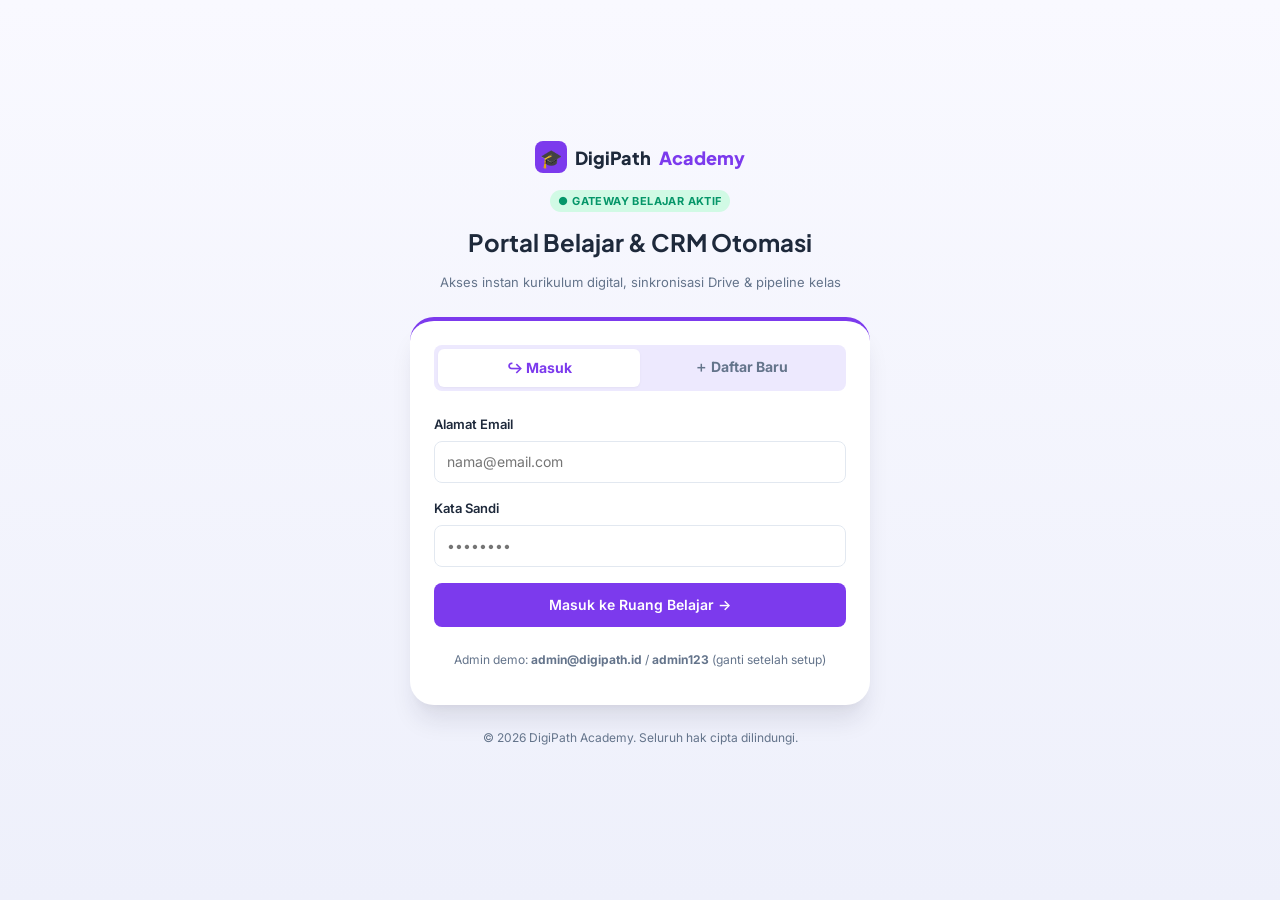
<file: index.html>
<!DOCTYPE html>
<html lang="id">
<head>
<meta charset="UTF-8">
<meta name="viewport" content="width=device-width, initial-scale=1, viewport-fit=cover">
<title>DigiPath Academy — Masuk &amp; Daftar</title>
<link rel="preconnect" href="https://fonts.googleapis.com">
<link href="https://fonts.googleapis.com/css2?family=Plus+Jakarta+Sans:wght@600;700;800&family=Inter:wght@400;500;600&display=swap" rel="stylesheet">
<link rel="stylesheet" href="css/style.css">
<style>
  body{display:flex; align-items:center; justify-content:center; min-height:100vh; background:linear-gradient(180deg,#f9f9ff,#eef0fb); padding:2rem 1rem;}
  .auth-wrap{width:100%; max-width:460px;}
  .auth-header{text-align:center; margin-bottom:1.5rem;}
  .auth-header .brand{justify-content:center; margin-bottom:1rem;}
  .auth-card{background:#fff; border-radius:var(--radius-xl); box-shadow:var(--shadow-3); overflow:hidden; border-top:4px solid var(--primary);}
  .tabs{display:flex; background:var(--primary-light); border-radius:var(--radius-sm); padding:4px; margin:1.5rem 1.5rem 0;}
  .tabs button{flex:1; background:none; border:none; padding:.6rem; border-radius:calc(var(--radius-sm) - 2px); font-weight:700; font-size:14px; color:var(--text-muted);}
  .tabs button.active{background:#fff; color:var(--primary); box-shadow:var(--shadow-1);}
  form{padding:1.5rem;}
  .foot-note{text-align:center; font-size:12px; color:var(--text-muted); margin-top:1.5rem;}
</style>
</head>
<body>
<div id="loading"><div class="spinner"></div><div class="text-sm text-muted">Memproses...</div></div>
<div id="notif"></div>

<div class="auth-wrap">
  <div class="auth-header">
    <div class="brand"><span class="mark">🎓</span>DigiPath <span class="accent">Academy</span></div>
    <span class="pill pill-enrolled">● Gateway Belajar Aktif</span>
    <h1 style="font-size:24px; margin:.75rem 0 .25rem;">Portal Belajar &amp; CRM Otomasi</h1>
    <p class="text-muted text-sm">Akses instan kurikulum digital, sinkronisasi Drive &amp; pipeline kelas</p>
  </div>

  <div class="auth-card">
    <div class="tabs">
      <button id="tabMasuk" class="active" onclick="gantiTab('masuk')">↪ Masuk</button>
      <button id="tabDaftar" onclick="gantiTab('daftar')">＋ Daftar Baru</button>
    </div>

    <form id="formMasuk" onsubmit="return submitMasuk(event)">
      <div class="field">
        <label>Alamat Email</label>
        <input class="input" type="email" id="mEmail" placeholder="nama@email.com" required>
      </div>
      <div class="field">
        <label>Kata Sandi</label>
        <input class="input" type="password" id="mPass" placeholder="••••••••" required>
      </div>
      <button class="btn btn-primary btn-block" type="submit">Masuk ke Ruang Belajar →</button>
      <p class="foot-note">Admin demo: <b>admin@digipath.id</b> / <b>admin123</b> (ganti setelah setup)</p>
    </form>

    <form id="formDaftar" class="hidden" onsubmit="return submitDaftar(event)">
      <div class="field"><label>Nama Lengkap</label><input class="input" id="dNama" required></div>
      <div class="field"><label>Alamat Email</label><input class="input" type="email" id="dEmail" required></div>
      <div class="field"><label>Nomor WhatsApp Aktif</label><input class="input" id="dWa" placeholder="0812-3456-7890" required></div>
      <div class="field"><label>Kata Sandi</label><input class="input" type="password" id="dPass" minlength="6" required></div>
      <button class="btn btn-primary btn-block" type="submit">Daftar &amp; Masuk Ruang Belajar →</button>
    </form>
  </div>
  <p class="foot-note">© 2026 DigiPath Academy. Seluruh hak cipta dilindungi.</p>
</div>

<script src="js/config.js"></script>
<script src="js/api.js"></script>
<script>
  if (Sesi.isLoggedIn) location.href = Sesi.me.peran === 'admin' ? 'admin.html' : 'beranda.html';
  warmUpServer('pub');

  function gantiTab(t) {
    document.getElementById('tabMasuk').classList.toggle('active', t === 'masuk');
    document.getElementById('tabDaftar').classList.toggle('active', t === 'daftar');
    document.getElementById('formMasuk').classList.toggle('hidden', t !== 'masuk');
    document.getElementById('formDaftar').classList.toggle('hidden', t !== 'daftar');
  }

  async function submitMasuk(e) {
    e.preventDefault();
    showLoading(true);
    const res = await api('auth.login', { email: mEmail.value.trim(), password: mPass.value });
    showLoading(false);
    if (!res.success) return showNotif(res.message, 'error');
    Sesi.login(res.data.token, res.data.me);
    showNotif(res.message, 'success');
    location.href = res.data.me.peran === 'admin' ? 'admin.html' : 'beranda.html';
  }

  async function submitDaftar(e) {
    e.preventDefault();
    showLoading(true);
    const res = await api('auth.register', { nama: dNama.value.trim(), email: dEmail.value.trim(), noWa: dWa.value.trim(), password: dPass.value });
    showLoading(false);
    if (!res.success) return showNotif(res.message, 'error');
    Sesi.login(res.data.token, res.data.me);
    showNotif(res.message, 'success');
    location.href = 'beranda.html';
  }
</script>
</body>
</html>
</file>
<file: css/style.css>
/* ============================================================================
   DIGIPATH ACADEMY — style.css
   Token diambil persis dari DESIGN.md (Vanguard Kinetic Education)
   ============================================================================ */
:root{
  --surface-bg:#F8FAFC; --surface-card:#FFFFFF; --border-subtle:#E2E8F0;
  --primary:#7C3AED; --primary-hover:#6D28D9; --primary-light:#EDE9FE;
  --on-primary:#ffffff; --secondary-navy:#1E1B3A; --tertiary-emerald:#10B981;
  --text-strong:#1E293B; --text-muted:#64748B;
  --funnel-lead:#6366F1; --funnel-lead-bg:#EEF2FF;
  --funnel-hot:#F59E0B; --funnel-hot-bg:#FEF3C7;
  --funnel-enrolled:#059669; --funnel-enrolled-bg:#D1FAE5;
  --danger:#EF4444; --danger-bg:#FFDAD6;
  --radius-sm:.5rem; --radius-md:.75rem; --radius-lg:1rem; --radius-xl:1.5rem; --radius-full:9999px;
  --gutter:1.5rem; --margin:2rem; --sp-xs:.25rem; --sp-sm:.5rem; --sp-md:1rem; --sp-lg:1.5rem; --sp-xl:2rem; --sp-2xl:3rem;
  --shadow-1:0 1px 3px 0 rgba(0,0,0,.04),0 1px 2px -1px rgba(0,0,0,.02);
  --shadow-2:0 4px 20px -2px rgba(30,27,58,.06),0 2px 6px -1px rgba(30,27,58,.03);
  --shadow-3:0 20px 25px -5px rgba(30,27,58,.1),0 8px 10px -6px rgba(30,27,58,.05);
  --font-head:'Plus Jakarta Sans',sans-serif; --font-body:'Inter',sans-serif;
  color-scheme: light;
}
*{box-sizing:border-box;}
html,body{margin:0;padding:0;height:100%;}
body{
  font-family:var(--font-body); background:var(--surface-bg); color:var(--text-strong);
  -webkit-font-smoothing:antialiased; font-size:15px; line-height:1.5;
  padding-top:env(safe-area-inset-top,0px); padding-bottom:env(safe-area-inset-bottom,0px);
}
h1,h2,h3,h4,.font-head{font-family:var(--font-head);}
a{color:inherit; text-decoration:none;}
img{max-width:100%;}
button{font-family:inherit; cursor:pointer;}
.container{max-width:1280px; margin:0 auto; padding:0 var(--margin);}
@media (max-width:768px){ .container{padding:0 1rem;} }

/* ---------- Buttons ---------- */
.btn{display:inline-flex; align-items:center; justify-content:center; gap:.5rem; min-height:44px;
  padding:.65rem 1.25rem; border-radius:var(--radius-sm); font-weight:600; font-size:14px; border:none;
  transition:background .15s ease, transform .15s ease, border-color .15s ease;}
.btn-primary{background:var(--primary); color:var(--on-primary);}
.btn-primary:hover{background:var(--primary-hover); transform:translateY(-1px);}
.btn-primary:disabled{opacity:.6; cursor:not-allowed; transform:none;}
.btn-secondary{background:#fff; color:var(--text-strong); border:1px solid var(--border-subtle);}
.btn-secondary:hover{background:var(--surface-bg); border-color:var(--primary);}
.btn-ghost{background:transparent; color:var(--text-muted);}
.btn-ghost:hover{background:var(--primary-light); color:var(--primary);}
.btn-block{width:100%;}
.btn-sm{min-height:36px; padding:.4rem .85rem; font-size:13px;}
.btn-danger{background:var(--danger); color:#fff;}

/* ---------- Cards ---------- */
.card{background:var(--surface-card); border:1px solid var(--border-subtle); border-radius:var(--radius-lg);
  box-shadow:var(--shadow-1); padding:var(--sp-lg);}
.card-hover{transition:box-shadow .2s ease, transform .2s ease;}
.card-hover:hover{box-shadow:var(--shadow-2); transform:translateY(-2px);}

/* ---------- Inputs ---------- */
.field{margin-bottom:var(--sp-md);}
.field label{display:block; font-size:13px; font-weight:600; margin-bottom:.4rem; color:var(--text-strong);}
.input, select.input, textarea.input{
  width:100%; height:42px; background:#fff; border:1px solid var(--border-subtle); border-radius:var(--radius-sm);
  padding:0 12px; font-size:14px; font-family:var(--font-body); color:var(--text-strong);}
textarea.input{height:auto; padding:10px 12px; min-height:90px; resize:vertical;}
.input:focus, textarea.input:focus, select.input:focus{outline:2px solid var(--primary); outline-offset:1px; border-color:var(--primary);}
.input-icon-wrap{position:relative;}
.input-icon-wrap .input{padding-left:38px;}
.input-icon-wrap svg{position:absolute; left:12px; top:50%; transform:translateY(-50%); color:var(--text-muted);}

/* ---------- Pills / badges ---------- */
.pill{display:inline-flex; align-items:center; gap:4px; height:22px; padding:0 8px; border-radius:var(--radius-full);
  font-size:11px; font-weight:700; text-transform:uppercase; letter-spacing:.4px; white-space:nowrap;}
.pill-lead{background:var(--funnel-lead-bg); color:var(--funnel-lead);}
.pill-hot{background:var(--funnel-hot-bg); color:var(--funnel-hot);}
.pill-enrolled{background:var(--funnel-enrolled-bg); color:var(--funnel-enrolled);}
.pill-muted{background:#F1F5F9; color:var(--text-muted);}

/* ---------- Progress bar ---------- */
.progress-track{height:6px; background:var(--primary-light); border-radius:var(--radius-full); overflow:hidden;}
.progress-fill{height:100%; background:var(--primary); border-radius:var(--radius-full); transition:width .4s ease;}
.progress-fill.done{background:var(--tertiary-emerald);}

/* ---------- Top navbar ---------- */
.topbar{position:sticky; top:0; z-index:40; background:#fff; border-bottom:1px solid var(--border-subtle);}
.topbar-inner{display:flex; align-items:center; gap:1.5rem; height:64px;}
.brand{display:flex; align-items:center; gap:.5rem; font-family:var(--font-head); font-weight:800; font-size:18px; flex-shrink:0;}
.brand .mark{width:32px; height:32px; border-radius:var(--radius-sm); background:var(--primary); display:flex; align-items:center; justify-content:center; color:#fff;}
.brand .accent{color:var(--primary);}
.nav-links{display:flex; gap:1.5rem; font-weight:600; font-size:14px; color:var(--text-muted); flex:1;}
.nav-links a.active, .nav-links button.active{color:var(--primary);}
.nav-links a, .nav-links button{background:none; border:none; font:inherit; padding:.4rem 0; border-bottom:2px solid transparent;}
.nav-links a.active, .nav-links button.active{border-color:var(--primary);}
.search-box{flex:1; max-width:360px;}
.avatar{width:36px; height:36px; border-radius:50%; background:var(--primary-light); color:var(--primary); display:flex; align-items:center; justify-content:center; font-weight:700; font-size:13px;}

/* ---------- Admin sidebar layout ---------- */
.admin-shell{display:flex; min-height:100vh;}
.admin-sidebar{width:260px; flex-shrink:0; background:var(--secondary-navy); color:#E4DFFF; padding:1.5rem 1rem; position:sticky; top:0; height:100vh; overflow-y:auto;}
.admin-sidebar .brand{color:#fff; padding:0 .5rem 1.5rem;}
.admin-sidebar .group-label{font-size:11px; font-weight:700; text-transform:uppercase; letter-spacing:.5px; color:#9b94c4; margin:1.25rem .5rem .5rem;}
.admin-sidebar nav a{display:flex; align-items:center; gap:.65rem; padding:.6rem .7rem; border-radius:var(--radius-sm); font-size:14px; font-weight:600; color:#cfc9ec; margin-bottom:2px;}
.admin-sidebar nav a:hover{background:rgba(255,255,255,.06);}
.admin-sidebar nav a.active{background:var(--primary); color:#fff;}
.admin-main{flex:1; min-width:0; padding:1.75rem var(--margin); background:var(--surface-bg);}
@media (max-width:900px){
  .admin-sidebar{position:fixed; left:-280px; z-index:60; transition:left .2s ease; box-shadow:var(--shadow-3);}
  .admin-sidebar.open{left:0;}
  .admin-main{padding:1rem;}
}

/* ---------- KPI widgets ---------- */
.kpi-grid{display:grid; grid-template-columns:repeat(4,1fr); gap:1rem;}
@media (max-width:900px){ .kpi-grid{grid-template-columns:repeat(2,1fr);} }
.kpi-card{background:#fff; border-radius:var(--radius-lg); padding:var(--sp-lg); box-shadow:var(--shadow-1); border:1px solid var(--border-subtle);}
.kpi-card .label{font-size:11px; font-weight:700; text-transform:uppercase; letter-spacing:.4px; color:var(--text-muted);}
.kpi-card .value{font-family:var(--font-head); font-size:32px; font-weight:800; margin:.35rem 0;}
.kpi-card .delta{font-size:12px; font-weight:600; color:var(--tertiary-emerald);}

/* ---------- Course card ---------- */
.course-grid{display:grid; grid-template-columns:repeat(auto-fill,minmax(260px,1fr)); gap:var(--sp-lg);}
.course-card .thumb{aspect-ratio:16/9; border-radius:var(--radius-lg) var(--radius-lg) 0 0; background:linear-gradient(135deg,var(--primary),#4c1d95); display:flex; align-items:center; justify-content:center; color:#fff; font-size:13px; font-weight:700; position:relative; overflow:hidden;}
.course-card .thumb .badge{position:absolute; top:10px; left:10px;}
.course-card .body{padding:var(--sp-md) var(--sp-lg) var(--sp-lg);}
.course-card .title{font-family:var(--font-head); font-weight:700; font-size:16px; margin:.5rem 0;}

/* ---------- Loading / notif ---------- */
#loading{position:fixed; inset:0; background:rgba(248,250,252,.85); display:none; align-items:center; justify-content:center; z-index:100; flex-direction:column; gap:.75rem;}
#loading.show{display:flex;}
.spinner{width:34px; height:34px; border:3px solid var(--primary-light); border-top-color:var(--primary); border-radius:50%; animation:spin .7s linear infinite;}
@keyframes spin{to{transform:rotate(360deg);}}
#notif{position:fixed; bottom:20px; left:50%; transform:translate(-50%,16px); background:var(--secondary-navy); color:#fff; padding:.75rem 1.25rem; border-radius:var(--radius-md); font-size:14px; font-weight:600; opacity:0; pointer-events:none; transition:all .25s ease; z-index:200; box-shadow:var(--shadow-3);}
#notif.show{opacity:1; transform:translate(-50%,0);}
#notif.error{background:var(--danger);}
#notif.success{background:var(--tertiary-emerald);}

/* ---------- Table ---------- */
.table-wrap{overflow-x:auto;}
table.data-table{width:100%; border-collapse:collapse; font-size:14px;}
table.data-table th{text-align:left; font-size:11px; text-transform:uppercase; letter-spacing:.4px; color:var(--text-muted); padding:.6rem .75rem; border-bottom:1px solid var(--border-subtle);}
table.data-table td{padding:.65rem .75rem; border-bottom:1px solid var(--border-subtle); vertical-align:middle;}
table.data-table tr:hover td{background:var(--surface-bg);}

/* ---------- Utility ---------- */
.flex{display:flex;} .items-center{align-items:center;} .justify-between{justify-content:space-between;}
.gap-1{gap:.5rem;} .gap-2{gap:1rem;} .mt-1{margin-top:.5rem;} .mt-2{margin-top:1rem;} .mt-3{margin-top:1.5rem;}
.text-muted{color:var(--text-muted);} .text-sm{font-size:13px;} .text-xs{font-size:11px;}
.hidden{display:none !important;}
.grid-2{display:grid; grid-template-columns:1fr 1fr; gap:var(--sp-lg);}
@media (max-width:900px){ .grid-2{grid-template-columns:1fr;} }

@media (prefers-color-scheme: dark){
  :root:not([data-theme="light"]){
    --surface-bg:#0f1115; --surface-card:#171a22; --border-subtle:#272c38;
    --text-strong:#f1f3fb; --text-muted:#9aa2b8; color-scheme: dark;
  }
}
:root[data-theme="dark"]{
  --surface-bg:#0f1115; --surface-card:#171a22; --border-subtle:#272c38;
  --text-strong:#f1f3fb; --text-muted:#9aa2b8; color-scheme: dark;
}
</file>
